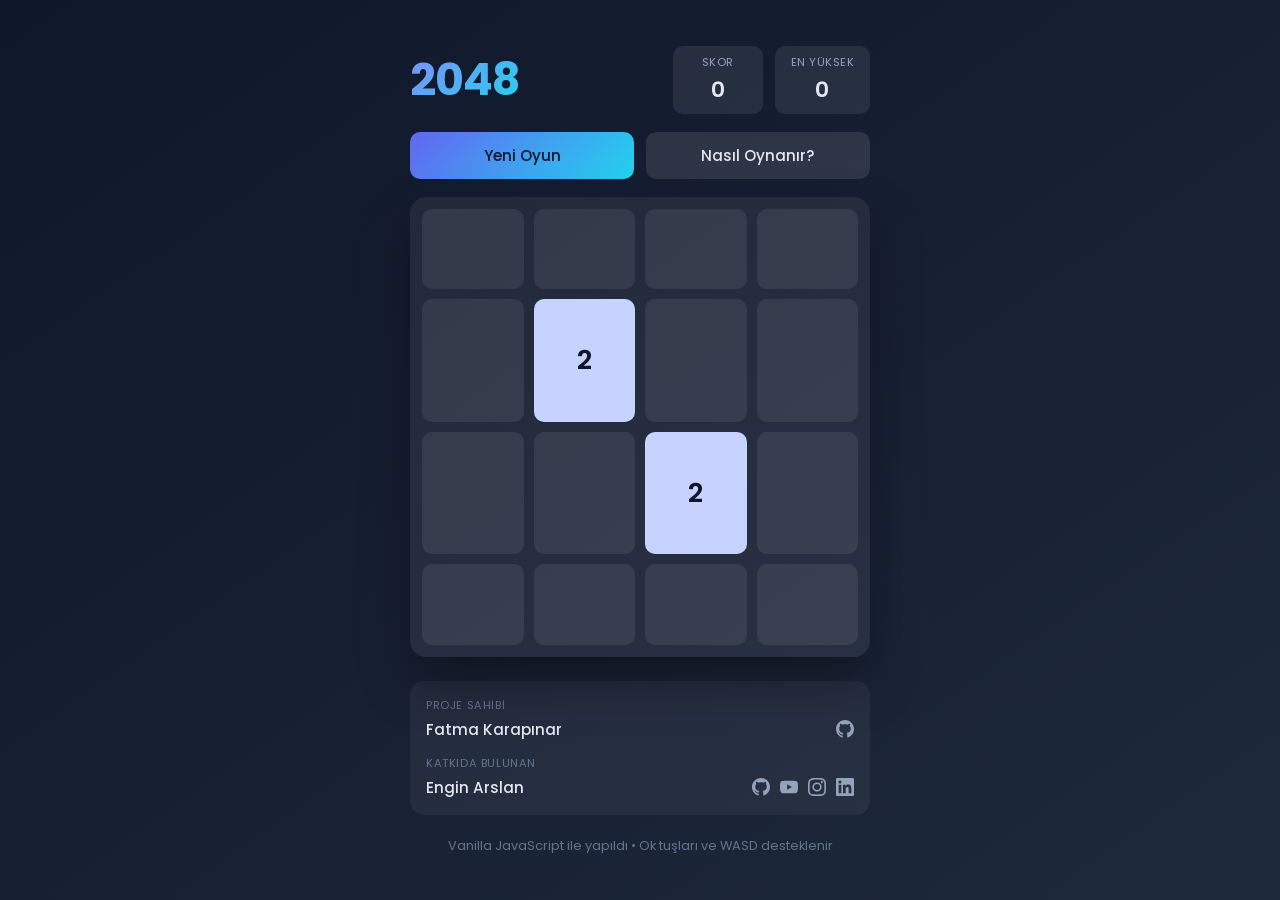
<file: index.html>
<!DOCTYPE html>
<html lang="tr">
<head>
    <meta charset="UTF-8">
    <meta name="viewport" content="width=device-width, initial-scale=1.0">
    <title>2048 - Vanilla JS</title>

    <link rel="icon" href="data:image/svg+xml,<svg xmlns='http://www.w3.org/2000/svg' viewBox='0 0 100 100'><rect width='100' height='100' rx='20' fill='%236366f1'/><text x='50' y='65' font-size='42' font-weight='bold' text-anchor='middle' fill='white' font-family='Arial'>2048</text></svg>">
    <link rel="stylesheet" href="game.css">
    <link href="https://fonts.googleapis.com/css2?family=Poppins:wght@400;500;600;700&display=swap" rel="stylesheet">
</head>
<body>
    <div class="container">

        <header>
            <h1>2048</h1>
            <div class="scores">
                <div class="score-box">
                    <span class="label">Skor</span>
                    <span id="score">0</span>
                </div>
                <div class="score-box">
                    <span class="label">En Yüksek</span>
                    <span id="best-score">0</span>
                </div>
            </div>
        </header>

        <div class="controls">
            <button id="new-game">Yeni Oyun</button>
            <button id="how-to-play-btn">Nasıl Oynanır?</button>
        </div>

        <!-- Oyun Tahtası + Mesaj Overlay (içeride olmalı) -->
        <div id="board-wrapper">
            <div id="board"></div>

            <!-- Oyun Bitti / Kazandın Mesajı (sadece tahtayı kaplar) -->
            <div id="game-message" class="hidden">
                <p id="message-text"></p>
                <button id="try-again">Tekrar Dene</button>
            </div>
        </div>

        <!-- Credits -->
        <div class="credits">
            <div class="credit-item">
                <span class="credit-label">Proje Sahibi</span>
                <div class="person">
                    <strong>Fatma Karapınar</strong>
                    <div class="socials">
                        <a href="https://github.com/ftmkarpinar" target="_blank" title="GitHub" class="social-link">
                            <svg viewBox="0 0 24 24" width="18" height="18" fill="currentColor">
                                <path d="M12 0c-6.626 0-12 5.373-12 12 0 5.302 3.438 9.8 8.207 11.387.599.111.793-.261.793-.577v-2.234c-3.338.726-4.033-1.416-4.033-1.416-.546-1.387-1.333-1.756-1.333-1.756-1.089-.745.083-.729.083-.729 1.205.084 1.839 1.237 1.839 1.237 1.07 1.834 2.807 1.304 3.492.997.107-.775.418-1.305.762-1.604-2.665-.305-5.467-1.334-5.467-5.931 0-1.311.469-2.381 1.236-3.221-.124-.303-.535-1.524.117-3.176 0 0 1.008-.322 3.301 1.23.957-.266 1.983-.399 3.003-.404 1.02.005 2.047.138 3.006.404 2.291-1.552 3.297-1.23 3.297-1.23.653 1.653.242 2.874.118 3.176.77.84 1.235 1.911 1.235 3.221 0 4.609-2.807 5.624-5.479 5.921.43.372.823 1.102.823 2.222v3.293c0 .319.192.694.801.576 4.765-1.589 8.199-6.086 8.199-11.386 0-6.627-5.373-12-12-12z"/>
                            </svg>
                        </a>
                    </div>
                </div>
            </div>

            <div class="credit-item">
                <span class="credit-label">Katkıda Bulunan</span>
                <div class="person">
                    <strong>Engin Arslan</strong>
                    <div class="socials">
                        <a href="https://github.com/EnginArslan49/" target="_blank" title="GitHub" class="social-link">
                            <svg viewBox="0 0 24 24" width="18" height="18" fill="currentColor">
                                <path d="M12 0c-6.626 0-12 5.373-12 12 0 5.302 3.438 9.8 8.207 11.387.599.111.793-.261.793-.577v-2.234c-3.338.726-4.033-1.416-4.033-1.416-.546-1.387-1.333-1.756-1.333-1.756-1.089-.745.083-.729.083-.729 1.205.084 1.839 1.237 1.839 1.237 1.07 1.834 2.807 1.304 3.492.997.107-.775.418-1.305.762-1.604-2.665-.305-5.467-1.334-5.467-5.931 0-1.311.469-2.381 1.236-3.221-.124-.303-.535-1.524.117-3.176 0 0 1.008-.322 3.301 1.23.957-.266 1.983-.399 3.003-.404 1.02.005 2.047.138 3.006.404 2.291-1.552 3.297-1.23 3.297-1.23.653 1.653.242 2.874.118 3.176.77.84 1.235 1.911 1.235 3.221 0 4.609-2.807 5.624-5.479 5.921.43.372.823 1.102.823 2.222v3.293c0 .319.192.694.801.576 4.765-1.589 8.199-6.086 8.199-11.386 0-6.627-5.373-12-12-12z"/>
                            </svg>
                        </a>
                        <a href="https://www.youtube.com/@ramkafe" target="_blank" title="YouTube" class="social-link">
                            <svg viewBox="0 0 24 24" width="18" height="18" fill="currentColor">
                                <path d="M23.498 6.186a3.016 3.016 0 0 0-2.122-2.136C19.505 3.545 12 3.545 12 3.545s-7.505 0-9.377.505A3.017 3.017 0 0 0 .502 6.186C0 8.07 0 12 0 12s0 3.93.502 5.814a3.016 3.016 0 0 0 2.122 2.136c1.871.505 9.376.505 9.376.505s7.505 0 9.377-.505a3.015 3.015 0 0 0 2.122-2.136C24 15.93 24 12 24 12s0-3.93-.502-5.814zM9.545 15.568V8.432L15.818 12l-6.273 3.568z"/>
                            </svg>
                        </a>
                        <a href="https://www.instagram.com/49engn04" target="_blank" title="Instagram" class="social-link">
                            <svg viewBox="0 0 24 24" width="18" height="18" fill="currentColor">
                                <path d="M12 2.163c3.204 0 3.584.012 4.85.07 3.252.148 4.771 1.691 4.919 4.919.058 1.265.069 1.645.069 4.849 0 3.205-.012 3.584-.069 4.849-.149 3.225-1.664 4.771-4.919 4.919-1.266.058-1.644.07-4.85.07-3.204 0-3.584-.012-4.849-.07-3.26-.149-4.771-1.699-4.919-4.92-.058-1.265-.07-1.644-.07-4.849 0-3.204.013-3.583.07-4.849.149-3.227 1.664-4.771 4.919-4.919 1.266-.057 1.645-.069 4.849-.069zM12 0C8.741 0 8.333.014 7.053.072 2.695.272.273 2.69.073 7.052.014 8.333 0 8.741 0 12c0 3.259.014 3.668.072 4.948.2 4.358 2.618 6.78 6.98 6.98C8.333 23.986 8.741 24 12 24c3.259 0 3.668-.014 4.948-.072 4.354-.2 6.782-2.618 6.979-6.98.059-1.28.073-1.689.073-4.948 0-3.259-.014-3.667-.072-4.947-.196-4.354-2.617-6.78-6.979-6.98C15.668.014 15.259 0 12 0zm0 5.838a6.162 6.162 0 1 0 0 12.324 6.162 6.162 0 0 0 0-12.324zM12 16a4 4 0 1 1 0-8 4 4 0 0 1 0 8zm6.406-11.845a1.44 1.44 0 1 0 0 2.881 1.44 1.44 0 0 0 0-2.881z"/>
                            </svg>
                        </a>
                        <a href="https://www.linkedin.com/in/engin-arslan-49e04/" target="_blank" title="LinkedIn" class="social-link">
                            <svg viewBox="0 0 24 24" width="18" height="18" fill="currentColor">
                                <path d="M20.447 20.452h-3.554v-5.569c0-1.328-.027-3.037-1.852-3.037-1.853 0-2.136 1.445-2.136 2.939v5.667H9.351V9h3.414v1.561h.046c.477-.9 1.637-1.85 3.37-1.85 3.601 0 4.267 2.37 4.267 5.455v6.286zM5.337 7.433a2.062 2.062 0 0 1-2.063-2.065 2.064 2.064 0 1 1 2.063 2.065zm1.782 13.019H3.555V9h3.564v11.452zM22.225 0H1.771C.792 0 0 .774 0 1.729v20.542C0 23.227.792 24 1.771 24h20.451C23.2 24 24 23.227 24 22.271V1.729C24 .774 23.2 0 22.222 0h.003z"/>
                            </svg>
                        </a>
                    </div>
                </div>
            </div>
        </div>

        <footer>
            <p>Vanilla JavaScript ile yapıldı • Ok tuşları ve WASD desteklenir</p>
        </footer>
    </div>

    <!-- Modal: Nasıl Oynanır -->
    <div id="how-to-play-modal" class="modal hidden">
        <div class="modal-backdrop" id="modal-backdrop"></div>
        <div class="modal-content">
            <h3>Nasıl Oynanır?</h3>
            <ul>
                <li><strong>W / ↑</strong> - Yukarı kaydır</li>
                <li><strong>A / ←</strong> - Sola kaydır</li>
                <li><strong>S / ↓</strong> - Aşağı kaydır</li>
                <li><strong>D / →</strong> - Sağa kaydır</li>
            </ul>
            <p>Aynı sayıdaki karolar birleşerek iki katına çıkar. Amacın <strong>2048</strong> karosuna ulaşmak!</p>
            <button id="close-how-to">Kapat</button>
        </div>
    </div>

    <script src="game.js"></script>
</body>
</html>
</file>
<file: game.css>
/* ===============================
   Genel Ayarlar
   =============================== */
* {
    box-sizing: border-box;
    margin: 0;
    padding: 0;
}

body {
    font-family: "Poppins", "Segoe UI", sans-serif;
    min-height: 100vh;
    background: linear-gradient(145deg, #0f172a, #1e293b);
    color: #e2e8f0;
    display: flex;
    justify-content: center;
    align-items: center;
    padding: 20px;
}

.container {
    width: 100%;
    max-width: 460px;
    display: flex;
    flex-direction: column;
    align-items: center;
    gap: 18px;
}

/* ===============================
   Header
   =============================== */
header {
    width: 100%;
    display: flex;
    justify-content: space-between;
    align-items: center;
}

h1 {
    font-size: 2.8rem;
    font-weight: 700;
    background: linear-gradient(135deg, #818cf8, #22d3ee);
    -webkit-background-clip: text;
    -webkit-text-fill-color: transparent;
    letter-spacing: -1px;
}

.scores {
    display: flex;
    gap: 12px;
}

.score-box {
    background: rgba(255, 255, 255, 0.08);
    padding: 8px 16px;
    border-radius: 10px;
    text-align: center;
    min-width: 90px;
}

.score-box .label {
    display: block;
    font-size: 0.7rem;
    text-transform: uppercase;
    letter-spacing: 0.5px;
    color: #94a3b8;
    margin-bottom: 2px;
}

.score-box span:last-child {
    font-size: 1.35rem;
    font-weight: 600;
}

/* ===============================
   Kontrol Butonları
   =============================== */
.controls {
    width: 100%;
    display: flex;
    gap: 12px;
}

button {
    flex: 1;
    padding: 12px 0;
    border: none;
    border-radius: 10px;
    font-family: inherit;
    font-size: 0.95rem;
    font-weight: 500;
    cursor: pointer;
    transition: all 0.2s ease;
}

#new-game {
    background: linear-gradient(135deg, #6366f1, #22d3ee);
    color: #0f172a;
}

#new-game:hover {
    transform: translateY(-2px);
    box-shadow: 0 8px 20px rgba(99, 102, 241, 0.35);
}

#how-to-play-btn {
    background: rgba(255, 255, 255, 0.1);
    color: #e2e8f0;
}

#how-to-play-btn:hover {
    background: rgba(255, 255, 255, 0.18);
}

/* ===============================
   Oyun Tahtası
   =============================== */
#board {
    width: 100%;
    aspect-ratio: 1 / 1;
    background: rgba(255, 255, 255, 0.06);
    border-radius: 16px;
    padding: 12px;
    display: grid;
    grid-template-columns: repeat(4, 1fr);
    gap: 10px;
    box-shadow: 0 25px 50px rgba(0, 0, 0, 0.35);
    position: relative;
}

.cell {
    border-radius: 10px;
    display: flex;
    justify-content: center;
    align-items: center;
    font-size: 1.7rem;
    font-weight: 600;
    background: rgba(255, 255, 255, 0.08);
    color: #0f172a;
    transition: all 0.15s ease;
}

/* Karo Renkleri */
.x2    { background: #c7d2fe; }
.x4    { background: #a5b4fc; }
.x8    { background: #818cf8; color: white; }
.x16   { background: #6366f1; color: white; }
.x32   { background: #4f46e5; color: white; }
.x64   { background: #4338ca; color: white; }
.x128  { background: #22d3ee; color: #0f172a; }
.x256  { background: #06b6d4; color: #0f172a; }
.x512  { background: #0891b2; color: white; }
.x1024 { background: #0e7490; color: white; font-size: 1.4rem; }
.x2048 { background: #155e75; color: white; font-size: 1.3rem; }
.x4096 { background: #facc15; color: #0f172a; font-size: 1.25rem; }
.x8192 { background: #f59e0b; color: #0f172a; font-size: 1.2rem; }

/* ===============================
   Oyun Mesajı
   =============================== */
#game-message {
    position: absolute;
    inset: 0;
    background: rgba(15, 23, 42, 0.85);
    border-radius: 16px;
    display: flex;
    flex-direction: column;
    justify-content: center;
    align-items: center;
    gap: 16px;
    z-index: 10;
}

#game-message p {
    font-size: 1.6rem;
    font-weight: 600;
}

#try-again {
    background: linear-gradient(135deg, #6366f1, #22d3ee);
    color: #0f172a;
    padding: 12px 28px;
    width: auto;
}

/* ===============================
   MODAL - Nasıl Oynanır
   =============================== */
.modal {
    position: fixed;
    inset: 0;
    z-index: 1000;
    display: flex;
    justify-content: center;
    align-items: center;
}

.modal.hidden {
    display: none;
}

.modal-backdrop {
    position: absolute;
    inset: 0;
    background: rgba(0, 0, 0, 0.65);
    backdrop-filter: blur(4px);
}

.modal-content {
    position: relative;
    background: #1e293b;
    border-radius: 16px;
    padding: 28px 32px;
    width: 90%;
    max-width: 380px;
    box-shadow: 0 25px 50px rgba(0, 0, 0, 0.5);
    z-index: 1001;
    animation: modalFadeIn 0.3s ease;
}

@keyframes modalFadeIn {
    from {
        opacity: 0;
        transform: scale(0.92) translateY(-10px);
    }
    to {
        opacity: 1;
        transform: scale(1) translateY(0);
    }
}

.modal-content h3 {
    margin-bottom: 16px;
    font-weight: 600;
    font-size: 1.3rem;
    text-align: center;
}

.modal-content ul {
    list-style: none;
    margin-bottom: 16px;
}

.modal-content li {
    margin-bottom: 8px;
    font-size: 0.98rem;
}

.modal-content p {
    font-size: 0.9rem;
    color: #94a3b8;
    margin-bottom: 20px;
    line-height: 1.5;
    text-align: center;
}

#close-how-to {
    background: linear-gradient(135deg, #6366f1, #22d3ee);
    color: #0f172a;
    width: 100%;
    padding: 12px;
    font-weight: 500;
}

#close-how-to:hover {
    transform: translateY(-2px);
    box-shadow: 0 8px 20px rgba(99, 102, 241, 0.3);
}

/* ===============================
   Credits
   =============================== */
.credits {
    width: 100%;
    display: flex;
    flex-direction: column;
    gap: 14px;
    margin-top: 6px;
    padding: 16px;
    background: rgba(255, 255, 255, 0.05);
    border-radius: 14px;
}

.credit-item {
    display: flex;
    flex-direction: column;
    gap: 4px;
}

.credit-label {
    font-size: 0.7rem;
    text-transform: uppercase;
    letter-spacing: 0.6px;
    color: #64748b;
}

.person {
    display: flex;
    justify-content: space-between;
    align-items: center;
}

.person strong {
    font-weight: 500;
    font-size: 0.95rem;
}

.socials {
    display: flex;
    gap: 10px;
}

.social-link {
    color: #94a3b8;
    transition: color 0.2s ease, transform 0.2s ease;
    display: flex;
    align-items: center;
}

.social-link:hover {
    color: #22d3ee;
    transform: translateY(-2px);
}

/* ===============================
   Footer
   =============================== */
footer {
    margin-top: 4px;
    font-size: 0.8rem;
    color: #64748b;
    text-align: center;
}

/* ===============================
   Responsive
   =============================== */
@media (max-width: 480px) {
    h1 {
        font-size: 2.2rem;
    }

    .cell {
        font-size: 1.4rem;
    }

    .x1024, .x2048 {
        font-size: 1.15rem;
    }

    .person {
        flex-direction: column;
        align-items: flex-start;
        gap: 6px;
    }

    .modal-content {
        padding: 24px 20px;
    }
}
/* ===============================
   Oyun Tahtası Wrapper (Yeni)
   =============================== */
#board-wrapper {
    width: 100%;
    position: relative; /* absolute çocuklar buna göre konumlanır */
}

/* Oyun Tahtası */
#board {
    width: 100%;
    aspect-ratio: 1 / 1;
    background: rgba(255, 255, 255, 0.06);
    border-radius: 16px;
    padding: 12px;
    display: grid;
    grid-template-columns: repeat(4, 1fr);
    gap: 10px;
    box-shadow: 0 25px 50px rgba(0, 0, 0, 0.35);
}

/* ===============================
   Oyun Mesajı (sadece tahtayı kaplar)
   =============================== */
#game-message {
    position: absolute;
    inset: 0;
    background: rgba(15, 23, 42, 0.88);
    border-radius: 16px;
    display: flex;
    flex-direction: column;
    justify-content: center;
    align-items: center;
    gap: 16px;
    z-index: 20;
}

#game-message.hidden {
    display: none !important;
}

#game-message p {
    font-size: 1.6rem;
    font-weight: 600;
    text-align: center;
    padding: 0 20px;
}

#try-again {
    background: linear-gradient(135deg, #6366f1, #22d3ee);
    color: #0f172a;
    padding: 12px 28px;
    width: auto;
    border: none;
    border-radius: 10px;
    font-weight: 500;
    cursor: pointer;
}
</file>
